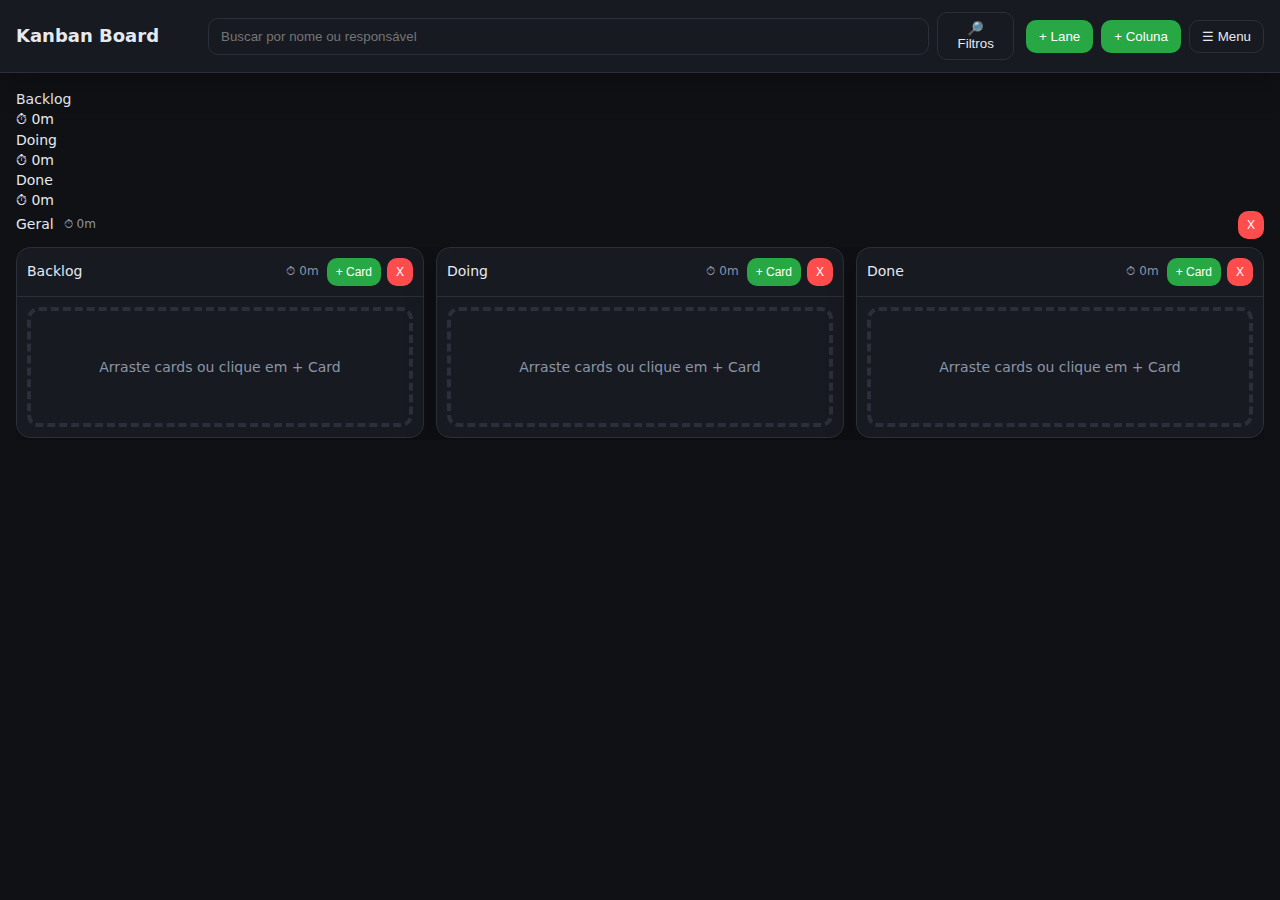
<file: index.html>
<!DOCTYPE html>
<html lang="pt-BR" data-theme="dark">
<head>
  <meta charset="UTF-8" />
  <meta name="viewport" content="width=device-width, initial-scale=1.0" />
  <title>Kanban Board</title>
  <link rel="stylesheet" href="./styles/main.css">
</head>
<body>
  <header aria-label="Barra superior">
    <div class="hdr">
      <div class="title">Kanban Board</div>
      <div class="search-wrap">
        <input id="search" class="search" type="search" placeholder="Buscar por nome ou responsável" aria-label="Buscar" />
        <button id="btnFilters" class="btn" aria-haspopup="dialog">🔎 Filtros</button>
      </div>
      <div class="actions" style="display:flex;gap:8px;align-items:center;justify-self:end">
        <button id="btnNewLane" class="btn success">+ Lane</button>
        <button id="btnNewColumn" class="btn success">+ Coluna</button>
        <button id="btnMenu" class="btn icon">☰ Menu</button>
      </div>
    </div>
  </header>

  <main class="board" id="board" aria-live="polite"></main>

  <!-- Menu Panel -->
  <div id="menuPanel" class="menu-panel" role="menu">
    <div class="menu-section">Tema</div>
    <div class="theme-row">
      <button class="btn" id="btnThemeLight" title="Tema claro" aria-label="Tema claro">🌞 Light</button>
      <button class="btn" id="btnThemeDark" title="Tema escuro" aria-label="Tema escuro">🌙 Dark</button>
    </div>
    <ul class="menu-list">
      <li><button class="btn menu-item" data-menu="tags">🏷️ Gerenciar Tags</button></li>
      <li><button class="btn menu-item" data-menu="tools">🛠️ Gerenciar Tecnologias</button></li>
      <li><button class="btn menu-item" data-menu="assignees">👤 Gerenciar Responsáveis</button></li>
      <li><button class="btn menu-item" data-menu="reports">📊 Relatórios</button></li>
      <li><button class="btn menu-item" data-menu="export">📤 Exportar JSON</button></li>
      <li><button class="btn menu-item" data-menu="import">📥 Importar JSON</button></li>
      <li><button class="btn menu-item" data-menu="clear">🧹 Limpar Quadro</button></li>
    </ul>
  </div>

  <!-- Generic Overlay for Modals -->
  <div id="overlay" class="overlay" aria-modal="true" role="dialog"></div>

  <input id="fileInput" type="file" accept="application/json" style="display:none" />

  <!-- Scripts modulares -->
  <script type="module" src="./js/app.js"></script>
</body>
</html>
</file>
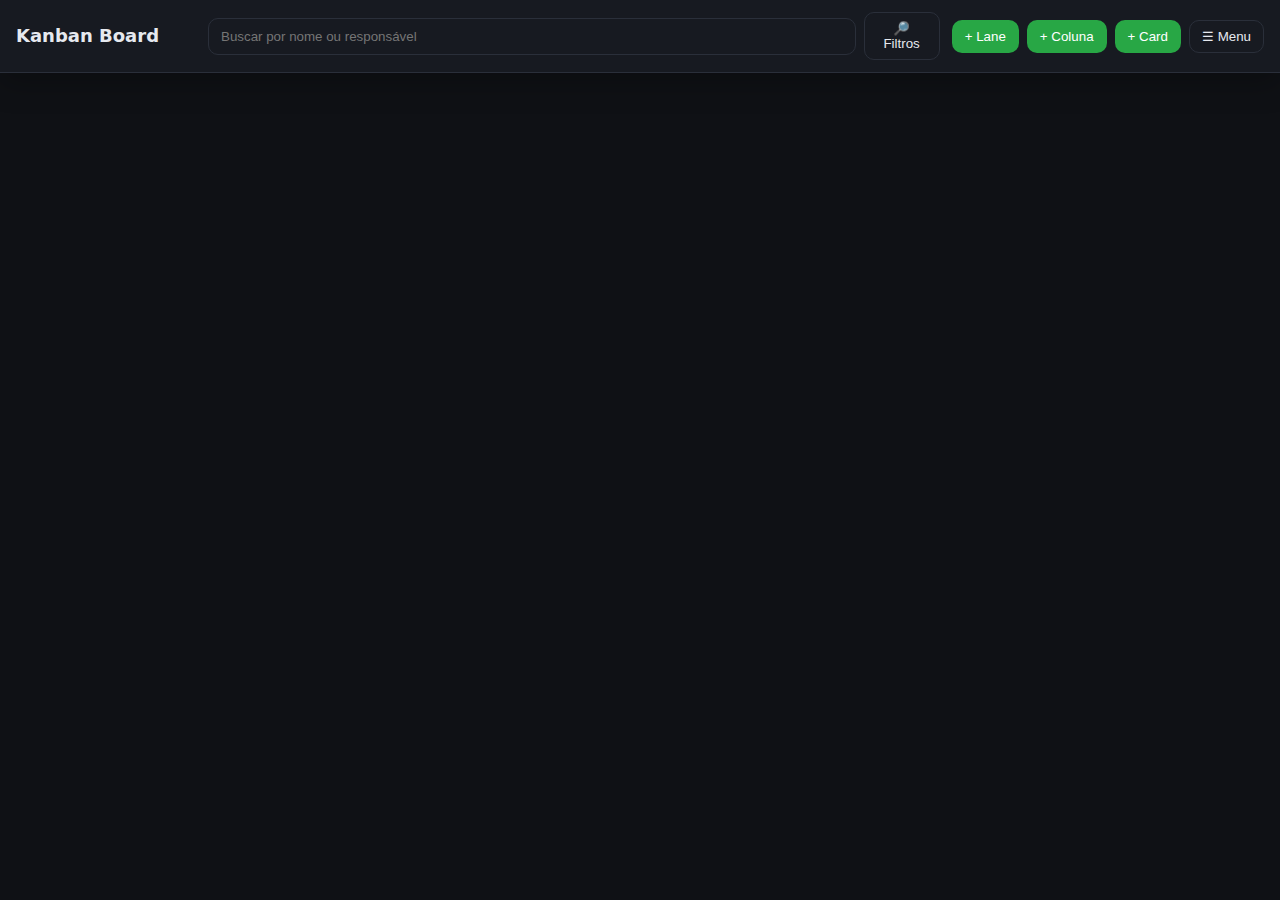
<file: index_single.html>
<!DOCTYPE html>
<html lang="pt-BR" data-theme="dark">
<head>
  <meta charset="UTF-8" />
  <meta name="viewport" content="width=device-width, initial-scale=1.0" />
  <title>Kanban Board</title>
  <style>
    :root{
      --bg: #0f1115;
      --panel: #171a21;
      --muted: #8b95a7;
      --text: #e6e9ef;
      --accent: #7c9fff;
      --card: #1d222b;
      --border: #2a2f3a;
      --shadow: 0 10px 30px rgba(0,0,0,.25);
      --chip-bg: #252b36;
      --danger: #ff4d4d;
      --success: #28a745;
      --warning: #f0ad4e;
      --focus: #b4ccff;
      --dashed: 4px dashed var(--border);
    }
    html[data-theme="light"]{
      --bg: #f3f5f8;
      --panel: #ffffff;
      --muted: #5b6577;
      --text: #12151a;
      --accent: #3451ff;
      --card: #ffffff;
      --border: #e2e6ef;
      --shadow: 0 6px 18px rgba(0,0,0,.08);
      --chip-bg: #eef2f9;
      --danger: #d33;
      --success: #2e7d32;
      --warning: #b57614;
      --focus: #1b3dff;
    }

    *{box-sizing: border-box}
    body{margin:0;background:var(--bg);color:var(--text);font:14px/1.45 system-ui,-apple-system,Segoe UI,Roboto,Ubuntu,"Helvetica Neue",Arial}
    
    /* Header */
    header{position:sticky;top:0;z-index:50;background:var(--panel);box-shadow:var(--shadow);border-bottom:1px solid var(--border)}
    .hdr{display:grid;grid-template-columns: 180px 1fr auto;gap:12px;align-items:center;padding:12px 16px;max-width:1400px;margin:0 auto}
    .title{font-weight:700;font-size:18px}
    .search-wrap{display:flex;gap:8px;align-items:center}
    .search{width:100%;padding:10px 12px;border-radius:10px;border:1px solid var(--border);background:transparent;color:var(--text)}
    .btn{padding:8px 12px;border-radius:10px;border:1px solid var(--border);background:transparent;color:var(--text);cursor:pointer}
    .btn:focus{outline:2px solid var(--focus);outline-offset:1px}
    .btn.icon{display:inline-flex;align-items:center;gap:6px}
    .btn.small{padding:6px 8px;font-size:12px}
    .btn.success{background:var(--success);color:#fff;border-color:transparent}
    .btn.danger{background:var(--danger);color:#fff;border-color:transparent}

    /* Board */
    .board{max-width:1400px;margin:16px auto;padding:0 16px}
    .lane{margin-bottom:24px}
    .lane-head{display:flex;align-items:center;gap:10px;margin-bottom:8px}
    .lane-title[contenteditable]{outline: none;border-bottom:1px dashed transparent}
    .lane-title[contenteditable]:focus{border-color:var(--focus)}
    .lane-actions{display:flex;gap:8px;margin-left:auto}
    .lane-sum{color:var(--muted);font-size:12px}

    .columns{display:grid;grid-auto-flow:column;grid-auto-columns:minmax(240px,1fr);gap:12px;overflow-x:auto;padding-bottom:2px}
    .column{background:var(--panel);border:1px solid var(--border);border-radius:14px;box-shadow:var(--shadow);display:flex;flex-direction:column;min-height:140px}
    .col-head{display:flex;align-items:center;gap:8px;padding:10px;border-bottom:1px solid var(--border)}
    .col-title[contenteditable]{flex:1;outline:none;border-bottom:1px dashed transparent}
    .col-title[contenteditable]:focus{border-color:var(--focus)}
    .col-actions{display:flex;gap:6px}
    .col-sum{color:var(--muted);font-size:12px}

    .col-body{padding:10px;display:flex;flex-direction:column;gap:10px;min-height:120px}
    .col-body.empty{border: var(--dashed);border-radius:12px;display:flex;align-items:center;justify-content:center;color:var(--muted);padding:18px}

    .card{background:var(--card);border:1px solid var(--border);border-radius:12px;box-shadow:var(--shadow);cursor:grab}
    .card:active{cursor:grabbing}
    .card-top{height:6px;border-top-left-radius:12px;border-top-right-radius:12px}
    .card-body{padding:10px}
    .card-title{font-weight:600;margin:0 0 6px}
    .chips{display:flex;gap:6px;flex-wrap:wrap;margin-bottom:6px}
    .chip{background:var(--chip-bg);border:1px solid var(--border);border-radius:999px;padding:4px 8px;font-size:12px;color:var(--muted)}
    .tag-dots{display:flex;gap:4px;margin-top:4px}
    .dot{width:8px;height:8px;border-radius:50%;border:1px solid #0003}

    /* Modal */
    .overlay{position:fixed;inset:0;background:rgba(0,0,0,.5);display:none;align-items:center;justify-content:center;z-index:100}
    .overlay.open{display:flex}
    .modal{background:var(--panel);border:1px solid var(--border);box-shadow:var(--shadow);border-radius:16px;max-width:720px;width:min(calc(100% - 24px), 720px)}
    .modal header{position:relative;background:transparent;border:0;box-shadow:none}
    .modal-title{padding:14px 16px;font-weight:700}
    .modal-body{padding:0 16px 16px;max-height:70vh;overflow:auto}
    .modal-grid{display:grid;grid-template-columns:1fr 1fr;gap:12px}
    .modal .row{display:flex;flex-direction:column;gap:6px}
    label{color:var(--muted);font-size:12px}
    input,select,textarea{padding:8px 10px;border-radius:8px;border:1px solid var(--border);background:transparent;color:var(--text)}
    textarea{min-height:90px;resize:vertical}
    .modal footer{display:flex;justify-content:flex-end;gap:8px;padding:12px 16px;border-top:1px solid var(--border)}

    /* Menu panel */
    .menu-panel{position:fixed;right:16px;top:64px;background:var(--panel);border:1px solid var(--border);box-shadow:var(--shadow);border-radius:12px;display:none;z-index:80;min-width:260px}
    .menu-panel.open{display:block}
    .menu-list{list-style:none;margin:0;padding:8px}
    .menu-item{display:flex;align-items:center;gap:8px;width:100%;text-align:left}
    .menu-section{padding:6px 8px;color:var(--muted);font-size:12px}
    .theme-row{display:flex;gap:8px;padding:0 8px 8px}
    .theme-row .btn{flex:1}

    /* Token boxes */
    .tokens{display:flex;gap:8px;flex-wrap:wrap}
    .token{border:1px solid var(--border);background:var(--chip-bg);border-radius:999px;padding:6px 10px;cursor:pointer}
    .token.active{outline:2px solid var(--accent)}

    /* Drag feedback */
    .drop-target{outline:2px dashed var(--accent);outline-offset:-6px}

    /* Responsive */
    @media (max-width: 800px){
      .hdr{grid-template-columns: 1fr}
      .title{order:1}
      .search-wrap{order:2}
      .actions{order:3;display:flex;flex-wrap:wrap;gap:8px}
    }
  </style>
</head>
<body>
  <header aria-label="Barra superior">
    <div class="hdr">
      <div class="title">Kanban Board</div>
      <div class="search-wrap">
        <input id="search" class="search" type="search" placeholder="Buscar por nome ou responsável" aria-label="Buscar" />
        <button id="btnFilters" class="btn" aria-haspopup="dialog">🔎 Filtros</button>
      </div>
      <div class="actions" style="display:flex;gap:8px;align-items:center;justify-self:end">
        <button id="btnNewLane" class="btn success">+ Lane</button>
        <button id="btnNewColumn" class="btn success">+ Coluna</button>
        <button id="btnNewCard" class="btn success">+ Card</button>
        <button id="btnMenu" class="btn icon">☰ Menu</button>
      </div>
    </div>
  </header>

  <main class="board" id="board" aria-live="polite"></main>

  <!-- Menu Panel -->
  <div id="menuPanel" class="menu-panel" role="menu">
    <div class="menu-section">Tema</div>
    <div class="theme-row">
      <button class="btn" id="btnThemeLight" title="Tema claro" aria-label="Tema claro">🌞 Light</button>
      <button class="btn" id="btnThemeDark" title="Tema escuro" aria-label="Tema escuro">🌙 Dark</button>
    </div>
    <ul class="menu-list">
      <li><button class="btn menu-item" data-menu="tags">🏷️ Gerenciar Tags</button></li>
      <li><button class="btn menu-item" data-menu="tools">🛠️ Gerenciar Tecnologias</button></li>
      <li><button class="btn menu-item" data-menu="export">📤 Exportar JSON</button></li>
      <li><button class="btn menu-item" data-menu="import">📥 Importar JSON</button></li>
      <li><button class="btn menu-item" data-menu="clear">🧹 Limpar Quadro</button></li>
    </ul>
  </div>

  <!-- Generic Overlay for Modals -->
  <div id="overlay" class="overlay" aria-modal="true" role="dialog"></div>

  <input id="fileInput" type="file" accept="application/json" style="display:none" />

  <script>
    // ===== VERSÃO UNIFICADA (SEM MÓDULOS) =====
    
    // Utilities
    const uid = () => ((typeof crypto !== 'undefined') && crypto.randomUUID ? crypto.randomUUID() : 'id-' + Math.random().toString(36).slice(2));
    const qs = (s, el=document) => el.querySelector(s);
    const qsa = (s, el=document) => Array.from(el.querySelectorAll(s));

    // Duration parsing/formatting (1 dia = 8h, 1 semana = 5 dias úteis)
    function parseDurationToMin(text){
      if(!text) return 0;
      let s = String(text).trim().toLowerCase().replace(/,/g,'.');
      // pattern "H:M" -> hours+minutes
      const hm = s.match(/^(\d{1,3}):(\d{1,2})$/);
      if(hm){ const h=+hm[1], m=+hm[2]; return h*60+m; }
      // tokens like 1.5h 30m 2d 1w
      let total = 0; let matched=false;
      s.replace(/(\d+(?:\.\d+)?)\s*(w|sem|semanas?|d|dias?|day|h|hr|hrs|horas?|m|min|mins|minutos?)/g, (_m, num, unit)=>{
        matched=true; const n=parseFloat(num);
        if(/w|sem|semanas?/.test(unit)) total += n*5*8*60; // semana = 5 dias úteis de 8h
        else if(/d|dias?|day/.test(unit)) total += n*8*60; // dia = 8h
        else if(/h|hr|hrs|horas?/.test(unit)) total += n*60;
        else total += n; // minutos
        return '';
      });
      if(matched) return Math.round(total);
      // plain number -> hours
      const num = parseFloat(s);
      if(!isNaN(num)) return Math.round(num*60);
      return 0;
    }

    function formatMin(total){
      total = Math.max(0, Math.round(total));
      const MIN_PER_DAY = 8*60;
      const d = Math.floor(total / MIN_PER_DAY);
      total %= MIN_PER_DAY;
      const h = Math.floor(total / 60);
      const m = total % 60;
      let out=[]; if(d) out.push(d+"d"); if(h) out.push(h+"h"); if(m || out.length===0) out.push(m+"m");
      return out.join(' ');
    }

    function escapeHtml(str){
      return (str ?? '').toString().replace(/[&<>"]/g, m => ({'&':'&amp;','<':'&lt;','>':'&gt;','"':'&quot;'}[m]));
    }

    // ===== State Management =====
    const defaultState = () => ({
      columns: [ { id: uid(), title: 'Backlog' }, { id: uid(), title: 'Doing' }, { id: uid(), title: 'Done' } ],
      lanes: [ { id: uid(), title: 'Geral' } ],
      cards: [],
      tagDict: [ { name: 'prio-alta', color: '#ff5252' }, { name: 'bug', color: '#ffb300' } ],
      toolDict: [ 'JavaScript', 'Python' ],
      filter: { tags: [], tools: [], laneIds: [], search: '' }
    });

    const STORAGE_KEY = 'kanban-state-v2';
    const THEME_KEY = 'kanban-theme';

    let state = loadState();
    applyTheme(loadTheme());

    function saveState(){
      try{ localStorage.setItem(STORAGE_KEY, JSON.stringify(state)); }
      catch(e){ console.error('Erro ao salvar', e); }
    }

    function loadState(){
      const raw = localStorage.getItem(STORAGE_KEY);
      if(!raw){ const s = defaultState(); localStorage.setItem(STORAGE_KEY, JSON.stringify(s)); return s; }
      try{ return migrate(JSON.parse(raw)); } catch{ return defaultState(); }
    }

    function migrate(s){
      s.columns = s.columns || [];
      s.lanes = s.lanes || [ { id: uid(), title: 'Geral' } ];
      s.cards = s.cards || [];
      s.tagDict = s.tagDict || [];
      s.toolDict = s.toolDict || [];
      s.filter = s.filter || { tags: [], tools: [], laneIds: [], search: '' };
      return s;
    }

    function loadTheme(){ return localStorage.getItem(THEME_KEY) || 'dark'; }
    function applyTheme(theme){ document.documentElement.setAttribute('data-theme', theme); localStorage.setItem(THEME_KEY, theme); }

    // ===== Rendering =====
    function renderBoard(){
      const board = qs('#board');
      board.innerHTML = '';
      state.lanes.forEach(lane => {
        board.appendChild(renderLane(lane));
      });
    }

    function laneTotalMin(lane){
      return state.cards.filter(c=>c.laneId===lane.id && passFilters(c, state.filter)).reduce((acc,c)=>acc+parseDurationToMin(c.duration),0);
    }

    function columnTotalMinInLane(col, lane){
      return state.cards.filter(c=>c.laneId===lane.id && c.columnId===col.id && passFilters(c, state.filter)).reduce((acc,c)=>acc+parseDurationToMin(c.duration),0);
    }

    function renderLane(lane){
      const wrap = document.createElement('section');
      wrap.className = 'lane';
      wrap.dataset.laneId = lane.id;

      const head = document.createElement('div');
      head.className = 'lane-head';

      const title = document.createElement('div');
      title.className = 'lane-title';
      title.contentEditable = 'true';
      title.textContent = lane.title;
      title.setAttribute('role','textbox');
      title.setAttribute('aria-label','Título da swimlane');
      title.addEventListener('blur', () => { lane.title = title.textContent.trim() || 'Sem título'; saveState(); renderBoard(); });
      title.addEventListener('keydown', e => { if(e.key==='Enter'){ e.preventDefault(); title.blur(); }});

      const sum = document.createElement('div');
      sum.className = 'lane-sum';
      sum.textContent = '⏱ ' + formatMin(laneTotalMin(lane));

      const actions = document.createElement('div');
      actions.className = 'lane-actions';
      const btnAddCard = button('+ Card', () => createCard({ laneId: lane.id }), 'small', 'success');
      const btnDelLane = button('X', () => deleteLane(lane.id, true), 'small', 'danger');
      actions.append(btnAddCard, btnDelLane);

      head.append(title, sum, actions);

      const cols = document.createElement('div');
      cols.className = 'columns';

      state.columns.forEach(col => {
        cols.appendChild(renderColumn(col, lane));
      });

      wrap.append(head, cols);
      return wrap;
    }

    function renderColumn(col, lane){
      const colEl = document.createElement('article');
      colEl.className = 'column';
      colEl.dataset.columnId = col.id;

      const head = document.createElement('div');
      head.className = 'col-head';

      const title = document.createElement('div');
      title.className = 'col-title';
      title.contentEditable = 'true';
      title.textContent = col.title;
      title.setAttribute('role','textbox');
      title.setAttribute('aria-label','Título da coluna');
      title.addEventListener('blur', () => { col.title = title.textContent.trim() || 'Sem título'; saveState(); renderBoard(); });
      title.addEventListener('keydown', e => { if(e.key==='Enter'){ e.preventDefault(); title.blur(); }});

      const sum = document.createElement('div');
      sum.className = 'col-sum';
      sum.textContent = '⏱ ' + formatMin(columnTotalMinInLane(col, lane));

      const actions = document.createElement('div');
      actions.className = 'col-actions';
      actions.append(
        button('+ Card', () => createCard({ laneId: lane.id, columnId: col.id }), 'small', 'success'),
        button('X', () => deleteColumn(col.id, true), 'small', 'danger')
      );

      head.append(title, sum, actions);

      const body = document.createElement('div');
      body.className = 'col-body';
      body.dataset.dropTarget = 'true';
      body.addEventListener('dragover', e => { e.preventDefault(); body.classList.add('drop-target'); });
      body.addEventListener('dragleave', () => body.classList.remove('drop-target'));
      body.addEventListener('drop', e => {
        e.preventDefault(); body.classList.remove('drop-target');
        const cardId = e.dataTransfer.getData('text/card-id');
        if(!cardId) return;
        moveCard(cardId, { laneId: lane.id, columnId: col.id });
      });

      const cards = state.cards.filter(c => c.laneId===lane.id && c.columnId===col.id)
        .filter(c => passFilters(c, state.filter));

      if(cards.length===0){
        const empty = document.createElement('div');
        empty.className = 'col-body empty';
        empty.textContent = 'Arraste cards ou clique em + Card';
        body.appendChild(empty);
      } else {
        cards.forEach(card => body.appendChild(renderCard(card)));
      }

      colEl.append(head, body);
      return colEl;
    }

    function renderCard(card){
      const el = document.createElement('div');
      el.className = 'card';
      el.draggable = true;
      el.addEventListener('dragstart', e => { e.dataTransfer.setData('text/card-id', card.id); });
      el.addEventListener('click', () => openCardModal(card));

      const top = document.createElement('div');
      top.className = 'card-top';
      top.style.background = card.color || '#7c9fff';

      const body = document.createElement('div');
      body.className = 'card-body';

      const title = document.createElement('div');
      title.className = 'card-title';
      title.textContent = card.title || 'Sem título';

      const chips = document.createElement('div');
      chips.className = 'chips';
      if(card.assignee) chips.appendChild(chip('👤 '+card.assignee));
      if(card.duration) chips.appendChild(chip('⏱ '+card.duration));

      const dots = document.createElement('div');
      dots.className = 'tag-dots';
      ;(card.tags||[]).forEach(t => {
        const color = (state.tagDict.find(x=>x.name===t)||{}).color || '#888';
        const d = document.createElement('span');
        d.className = 'dot';
        d.title = t;
        d.style.background = color;
        dots.appendChild(d);
      });

      body.append(title, chips, dots);
      el.append(top, body);
      return el;
    }

    // ===== Components helpers =====
    function chip(text){ const c=document.createElement('span'); c.className='chip'; c.textContent=text; return c; }
    function button(text, onclick, size, color){ const b=document.createElement('button'); b.className='btn '+(size==='small'?'small ':'')+(color?color:''); b.textContent=text; b.addEventListener('click', onclick); return b; }

    // ===== Filters =====
    function passFilters(card, f){
      if(f.search){
        const s = f.search.toLowerCase();
        const hit = (card.title||'').toLowerCase().includes(s) || (card.assignee||'').toLowerCase().includes(s);
        if(!hit) return false;
      }
      if(f.laneIds && f.laneIds.length>0 && !f.laneIds.includes(card.laneId)) return false;
      if(f.tags && f.tags.length>0){
        if(!f.tags.every(t => (card.tags||[]).includes(t))) return false;
      }
      if(f.tools && f.tools.length>0){
        if(!f.tools.every(t => (card.tools||[]).includes(t))) return false;
      }
      return true;
    }

    // ===== Actions =====
    function createLane(){
      state.lanes.push({ id: uid(), title: 'Nova lane' });
      saveState(); renderBoard();
    }

    function deleteLane(laneId, ask){
      if(ask && !confirm('Excluir esta lane? Os cards serão movidos para a primeira lane.')) return;
      if(state.lanes.length===1){ alert('Não é possível excluir a última lane.'); return; }
      const idx = state.lanes.findIndex(l=>l.id===laneId);
      if(idx<0) return;
      const firstLaneId = state.lanes.find(l=>l.id!==laneId).id;
      state.cards.forEach(c => { if(c.laneId===laneId) c.laneId = firstLaneId; });
      state.lanes.splice(idx,1);
      state.filter.laneIds = state.filter.laneIds.filter(id=>id!==laneId);
      saveState(); renderBoard();
    }

    function createColumn(){
      state.columns.push({ id: uid(), title: 'Nova coluna' });
      saveState(); renderBoard();
    }

    function deleteColumn(columnId, ask){
      if(ask && !confirm('Excluir esta coluna? Todos os cards desta coluna serão removidos.')) return;
      const ci = state.columns.findIndex(c=>c.id===columnId);
      if(ci<0) return;
      state.cards = state.cards.filter(c => c.columnId !== columnId);
      state.columns.splice(ci,1);
      saveState(); renderBoard();
    }

    function createCard({ laneId, columnId }={}){
      const card = {
        id: uid(),
        title: 'Novo card',
        assignee: '',
        duration: '',
        cost: '',
        tools: [],
        tags: [],
        color: '#7c9fff',
        desc: '',
        laneId: laneId || (state.lanes[0] && state.lanes[0].id),
        columnId: columnId || (state.columns[0] && state.columns[0].id)
      };
      state.cards.push(card); saveState(); renderBoard(); openCardModal(card);
    }

    function moveCard(cardId, { laneId, columnId }){
      const card = state.cards.find(c=>c.id===cardId); if(!card) return;
      if(laneId) card.laneId = laneId; if(columnId) card.columnId = columnId;
      saveState(); renderBoard();
    }

    // ===== Modals infra =====
    const overlay = qs('#overlay');
    function openModal(contentEl){
      overlay.innerHTML='';
      overlay.appendChild(contentEl);
      overlay.classList.add('open');
      function onKey(e){ if(e.key==='Escape'){ closeModal(); } }
      function onClick(e){ if(e.target===overlay) closeModal(); }
      document.addEventListener('keydown', onKey, { once:true });
      overlay.addEventListener('click', onClick, { once:true });
    }
    function closeModal(){ overlay.classList.remove('open'); overlay.innerHTML=''; }

    // ===== Card Modal =====
    function openCardModal(card){
      const modal = document.createElement('div');
      modal.className = 'modal';
      modal.innerHTML = `
        <header><div class="modal-title">Card</div></header>
        <div class="modal-body">
          <form id="cardForm">
            <div class="modal-grid">
              <div class="row"><label for="c_title">Nome</label><input id="c_title" required value="${escapeHtml(card.title)}"/></div>
              <div class="row"><label for="c_assignee">Responsável</label><input id="c_assignee" value="${escapeHtml(card.assignee)}"/></div>
              <div class="row"><label for="c_duration">Duração</label><input id="c_duration" value="${escapeHtml(card.duration)}" placeholder="Ex.: 2h 30m, 1.5h, 90m, 1:30"/></div>
              <div class="row"><label for="c_cost">Custo</label><input id="c_cost" value="${escapeHtml(card.cost)}"/></div>

              <div class="row"><label>Ferramentas Tecnologias</label>
                <div id="toolsPicker" class="tokens" role="listbox" aria-multiselectable="true"></div>
              </div>

              <div class="row"><label>Tags</label>
                <div id="tagsPicker" class="tokens" role="listbox" aria-multiselectable="true"></div>
              </div>

              <div class="row"><label for="c_color">Cor do card</label><input id="c_color" type="color" value="${card.color || '#7c9fff'}"/></div>
              <div class="row"><label for="c_lane">Swimlane</label>
                <select id="c_lane">${state.lanes.map(l=>`<option value="${l.id}" ${l.id===card.laneId?'selected':''}>${escapeHtml(l.title)}</option>`).join('')}</select>
              </div>
              <div class="row"><label for="c_col">Coluna</label>
                <select id="c_col">${state.columns.map(c=>`<option value="${c.id}" ${c.id===card.columnId?'selected':''}>${escapeHtml(c
</file>
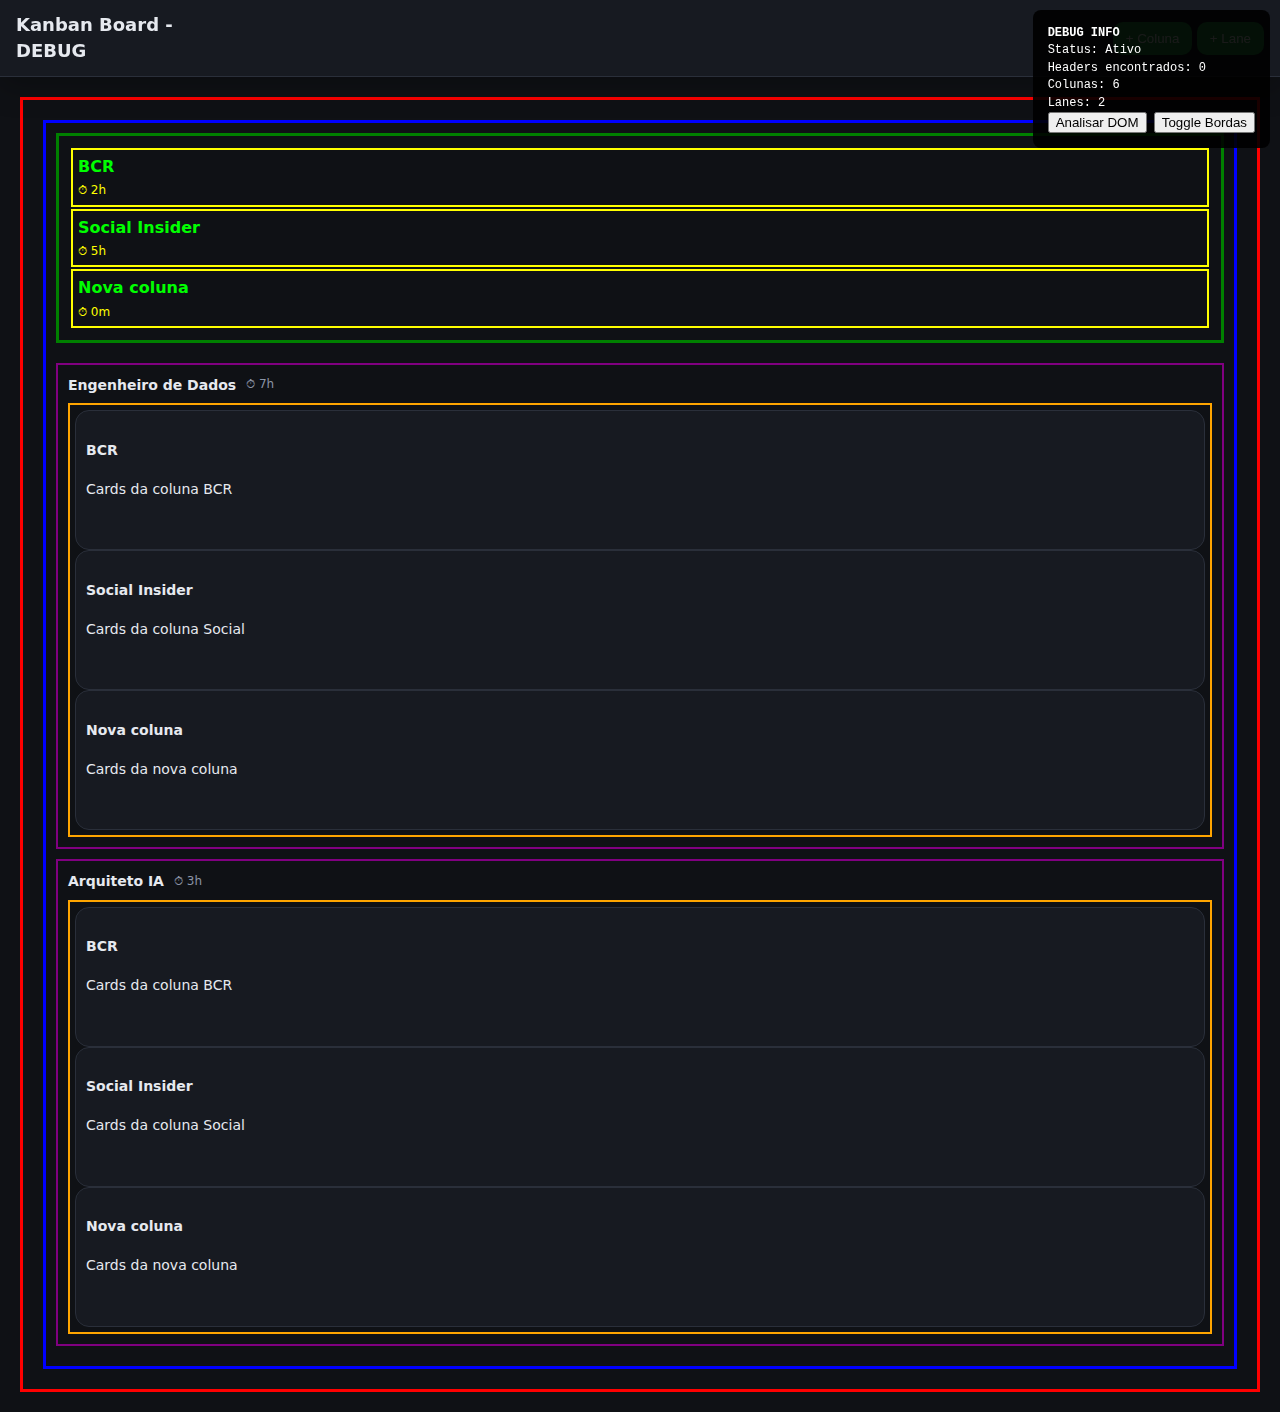
<file: kanban_debug.html>
<!DOCTYPE html>
<html lang="pt-BR" data-theme="dark">
<head>
  <meta charset="UTF-8" />
  <meta name="viewport" content="width=device-width, initial-scale=1.0" />
  <title>Kanban Board - DEBUG</title>
  <style>
    :root{
      --bg: #0f1115;
      --panel: #171a21;
      --muted: #8b95a7;
      --text: #e6e9ef;
      --accent: #7c9fff;
      --card: #1d222b;
      --border: #2a2f3a;
      --shadow: 0 10px 30px rgba(0,0,0,.25);
      --chip-bg: #252b36;
      --danger: #ff4d4d;
      --success: #28a745;
      --warning: #f0ad4e;
      --focus: #b4ccff;
      --dashed: 4px dashed var(--border);
    }

    *{box-sizing: border-box}
    body{margin:0;background:var(--bg);color:var(--text);font:14px/1.45 system-ui,-apple-system,Segoe UI,Roboto,Ubuntu,"Helvetica Neue",Arial}

    /* DEBUG: Bordas coloridas para identificar elementos */
    .debug-board { border: 3px solid red; margin: 20px; padding: 20px; }
    .debug-board-content { border: 3px solid blue; padding: 10px; }
    .debug-column-headers { border: 3px solid green; padding: 10px; margin-bottom: 20px; }
    .debug-column-header { border: 2px solid yellow; padding: 5px; margin: 2px; }
    .debug-lane { border: 2px solid purple; margin: 10px 0; padding: 10px; }
    .debug-columns { border: 2px solid orange; padding: 5px; }

    /* Header */
    header{position:sticky;top:0;z-index:50;background:var(--panel);box-shadow:var(--shadow);border-bottom:1px solid var(--border)}
    .hdr{display:grid;grid-template-columns: 180px 1fr auto;gap:12px;align-items:center;padding:12px 16px;max-width:1400px;margin:0 auto}
    .title{font-weight:700;font-size:18px}
    .btn{padding:8px 12px;border-radius:10px;border:1px solid var(--border);background:transparent;color:var(--text);cursor:pointer}
    .btn.success{background:var(--success);color:#fff;border-color:transparent}

    /* Cabeçalho das colunas - TESTE COM TABLE */
    .column-headers{
      display:table !important;
      width:100% !important;
      table-layout:fixed !important;
      background: #333 !important;
      border: 4px solid lime !important;
    }

    .column-header{
      display:table-cell !important;
      text-align:center !important;
      padding:10px !important;
      border:2px solid red !important;
      background: #555 !important;
      color: white !important;
      vertical-align:middle !important;
    }

    .column-header-title{
      font-weight:600;
      margin-bottom:4px;
      font-size:16px;
      color: lime !important;
    }

    .column-header-total{
      font-size:12px;
      color: yellow !important;
    }

    /* Lanes e Colunas */
    .lane{margin-bottom:24px}
    .lane-head{display:flex;align-items:center;gap:10px;margin-bottom:8px}
    .lane-title{font-weight:600}
    .lane-sum{color:var(--muted);font-size:12px}

    .columns{
      display:grid;
      grid-auto-flow:column;
      grid-auto-columns:minmax(240px,1fr);
      gap:12px;
    }
    
    .column{
      background:var(--panel);
      border:1px solid var(--border);
      border-radius:14px;
      min-height:140px;
      padding:10px;
    }

    /* Debug info */
    .debug-info{
      position:fixed;
      top:10px;
      right:10px;
      background:rgba(0,0,0,0.9);
      color:white;
      padding:15px;
      border-radius:8px;
      font-family:monospace;
      font-size:12px;
      max-width:300px;
      z-index:1000;
    }
  </style>
</head>
<body>
  <div class="debug-info" id="debugInfo">
    <strong>DEBUG INFO</strong><br>
    Status: <span id="status">Carregando...</span><br>
    Headers encontrados: <span id="headerCount">0</span><br>
    Colunas: <span id="columnCount">0</span><br>
    Lanes: <span id="laneCount">0</span><br>
    <button onclick="analyzeDOM()">Analisar DOM</button>
    <button onclick="toggleBorders()">Toggle Bordas</button>
  </div>

  <header>
    <div class="hdr">
      <div class="title">Kanban Board - DEBUG</div>
      <div style="flex:1"></div>
      <div class="actions">
        <button class="btn success" onclick="addColumn()">+ Coluna</button>
        <button class="btn success" onclick="addLane()">+ Lane</button>
      </div>
    </div>
  </header>

  <main class="debug-board" id="board">
    <div class="debug-board-content" id="boardContent">
      <div class="debug-column-headers" id="columnHeaders">
        <div class="debug-column-header">
          <div class="column-header-title">BCR</div>
          <div class="column-header-total">⏱ 2h</div>
        </div>
        <div class="debug-column-header">
          <div class="column-header-title">Social Insider</div>
          <div class="column-header-total">⏱ 5h</div>
        </div>
        <div class="debug-column-header">
          <div class="column-header-title">Nova coluna</div>
          <div class="column-header-total">⏱ 0m</div>
        </div>
      </div>

      <div class="debug-lane">
        <div class="lane-head">
          <div class="lane-title">Engenheiro de Dados</div>
          <div class="lane-sum">⏱ 7h</div>
        </div>
        <div class="debug-columns">
          <div class="column">
            <h4>BCR</h4>
            <p>Cards da coluna BCR</p>
          </div>
          <div class="column">
            <h4>Social Insider</h4>
            <p>Cards da coluna Social</p>
          </div>
          <div class="column">
            <h4>Nova coluna</h4>
            <p>Cards da nova coluna</p>
          </div>
        </div>
      </div>

      <div class="debug-lane">
        <div class="lane-head">
          <div class="lane-title">Arquiteto IA</div>
          <div class="lane-sum">⏱ 3h</div>
        </div>
        <div class="debug-columns">
          <div class="column">
            <h4>BCR</h4>
            <p>Cards da coluna BCR</p>
          </div>
          <div class="column">
            <h4>Social Insider</h4>
            <p>Cards da coluna Social</p>
          </div>
          <div class="column">
            <h4>Nova coluna</h4>
            <p>Cards da nova coluna</p>
          </div>
        </div>
      </div>
    </div>
  </main>

  <script>
    let bordersVisible = true;

    function updateDebugInfo() {
      const headers = document.querySelectorAll('.column-header');
      const columns = document.querySelectorAll('.column');
      const lanes = document.querySelectorAll('.debug-lane');
      
      document.getElementById('status').textContent = 'Ativo';
      document.getElementById('headerCount').textContent = headers.length;
      document.getElementById('columnCount').textContent = columns.length;
      document.getElementById('laneCount').textContent = lanes.length;
    }

    function analyzeDOM() {
      const headers = document.getElementById('columnHeaders');
      const info = {
        'Headers container': {
          display: getComputedStyle(headers).display,
          width: getComputedStyle(headers).width,
          tableLayout: getComputedStyle(headers).tableLayout
        }
      };

      document.querySelectorAll('.column-header').forEach((header, i) => {
        info[`Header ${i+1}`] = {
          display: getComputedStyle(header).display,
          width: getComputedStyle(header).width,
          textAlign: getComputedStyle(header).textAlign
        };
      });

      console.log('DOM Analysis:', info);
      alert('Análise no console - pressione F12');
    }

    function toggleBorders() {
      const elements = document.querySelectorAll('[class*="debug-"]');
      bordersVisible = !bordersVisible;
      
      elements.forEach(el => {
        if (bordersVisible) {
          el.style.border = el.className.includes('board') ? '3px solid red' :
                           el.className.includes('content') ? '3px solid blue' :
                           el.className.includes('headers') ? '3px solid green' :
                           el.className.includes('header') ? '2px solid yellow' :
                           el.className.includes('lane') ? '2px solid purple' :
                           '2px solid orange';
        } else {
          el.style.border = 'none';
        }
      });
    }

    function addColumn() {
      const headers = document.getElementById('columnHeaders');
      const newHeader = document.createElement('div');
      newHeader.className = 'debug-column-header';
      newHeader.innerHTML = `
        <div class="column-header-title">Nova Coluna ${headers.children.length + 1}</div>
        <div class="column-header-total">⏱ 0m</div>
      `;
      headers.appendChild(newHeader);

      // Adicionar coluna em cada lane
      document.querySelectorAll('.debug-columns').forEach(columns => {
        const newCol = document.createElement('div');
        newCol.className = 'column';
        newCol.innerHTML = `<h4>Nova Coluna</h4><p>Coluna adicionada</p>`;
        columns.appendChild(newCol);
      });

      updateDebugInfo();
    }

    function addLane() {
      const boardContent = document.getElementById('boardContent');
      const headerCount = document.querySelectorAll('.column-header').length;
      
      const newLane = document.createElement('div');
      newLane.className = 'debug-lane';
      
      let columnsHTML = '';
      for(let i = 0; i < headerCount; i++) {
        columnsHTML += `<div class="column"><h4>Coluna ${i+1}</h4><p>Nova lane</p></div>`;
      }
      
      newLane.innerHTML = `
        <div class="lane-head">
          <div class="lane-title">Nova Lane ${document.querySelectorAll('.debug-lane').length + 1}</div>
          <div class="lane-sum">⏱ 0h</div>
        </div>
        <div class="debug-columns">${columnsHTML}</div>
      `;
      
      boardContent.appendChild(newLane);
      updateDebugInfo();
    }

    // Inicializar
    document.addEventListener('DOMContentLoaded', () => {
      updateDebugInfo();
      
      // Aplicar CSS forçado após carregamento
      setTimeout(() => {
        const headers = document.getElementById('columnHeaders');
        headers.style.display = 'table';
        headers.style.width = '100%';
        headers.style.tableLayout = 'fixed';
        
        document.querySelectorAll('.column-header').forEach(header => {
          header.style.display = 'table-cell';
          header.style.textAlign = 'center';
          header.style.verticalAlign = 'middle';
        });
        
        console.log('CSS forçado aplicado');
        updateDebugInfo();
      }, 100);
    });
  </script>
</body>
</html>
</file>
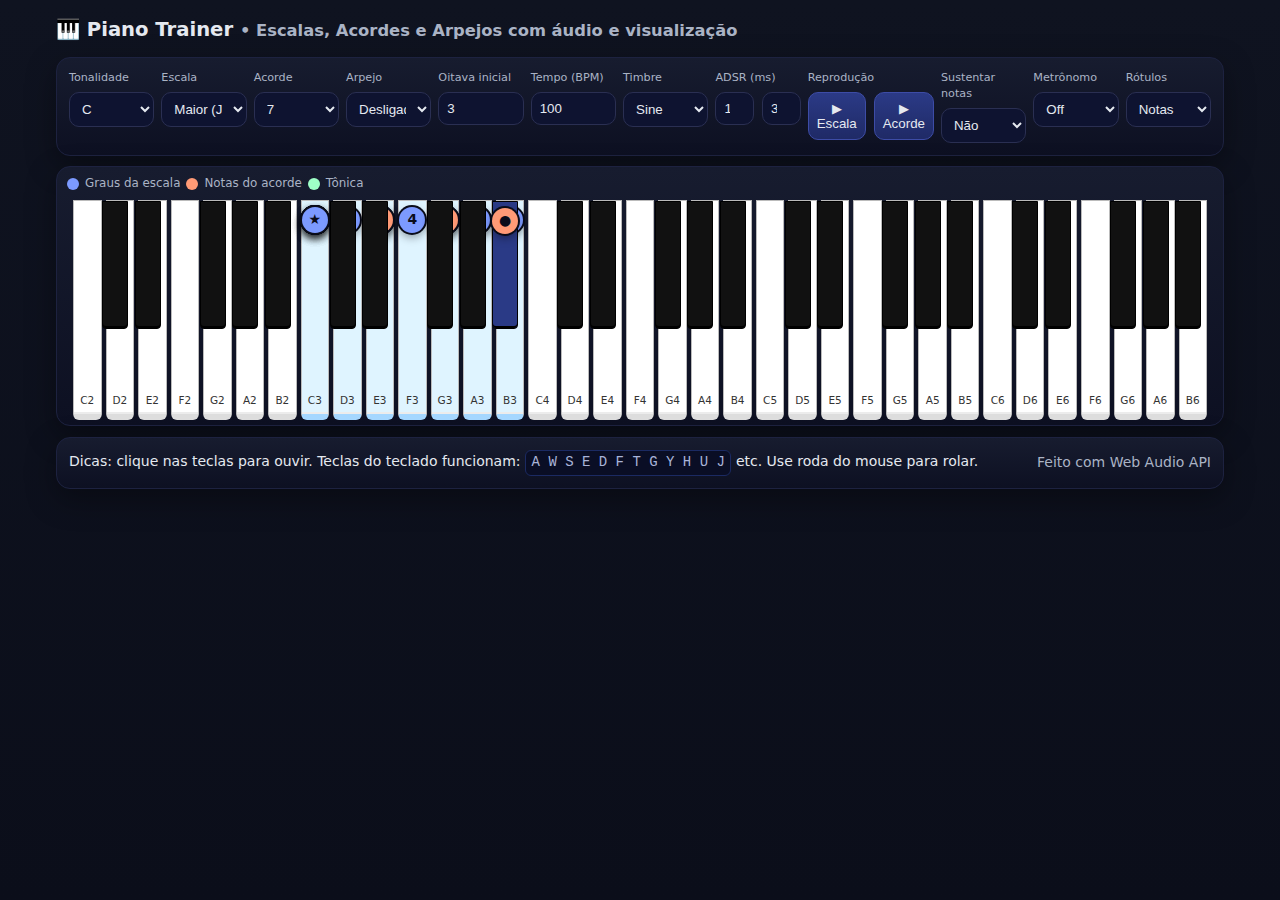
<file: piano.html>
<!DOCTYPE html>
<html lang="pt-BR">
<head>
  <meta charset="UTF-8" />
  <meta name="viewport" content="width=device-width, initial-scale=1" />
  <title>Piano Trainer • Escalas, Acordes e Arpejos</title>
  <style>
    :root{
      --bg:#0f1320; --panel:#171c2f; --panel-2:#0d1022; --text:#e5e9f0; --muted:#aab3c5; --accent:#7c9aff; --accent-2:#ff9a76;
      --ok:#58d68d; --warn:#f5b041; --err:#e74c3c; --key:#fff; --black:#000;
    }
    *{box-sizing:border-box}
    html,body{height:100%;margin:0;background:linear-gradient(180deg,var(--bg),#0b0e1a);color:var(--text);font:14px/1.4 system-ui,-apple-system,Segoe UI,Roboto,Ubuntu,"Helvetica Neue",Arial}
    h1{font-size:1.4rem;margin:0 0 .25rem 0}
    .app{display:grid;grid-template-rows:auto auto 1fr auto;gap:.75rem;max-width:1200px;margin:0 auto;padding:16px}
    .toolbar{display:grid;gap:.5rem;grid-template-columns:repeat(12,1fr)}
    .card{background:linear-gradient(180deg,var(--panel),var(--panel-2));border:1px solid #1d2240;border-radius:14px;box-shadow:0 10px 30px rgba(0,0,0,.35);padding:12px}
    label{font-size:.8rem;color:var(--muted);display:block;margin-bottom:6px}
    select,input[type="number"],input[type="range"],button{width:100%;padding:8px;border-radius:10px;border:1px solid #2a2f52;background:#0e1330;color:var(--text)}
    button{cursor:pointer;transition:transform .05s ease, background .2s}
    button:hover{transform:translateY(-1px);background:#0f1640}
    .btn-accent{background:linear-gradient(180deg,#2b3a86,#1f2a66);border-color:#3d4ca6}
    .grid-2{display:grid;grid-template-columns:1fr 1fr;gap:8px}
    .muted{color:var(--muted)}

    /* Piano */
    .piano-wrap{overflow-x:auto;padding:8px;height:260px}
    .piano{position:relative;display:flex;height:220px;min-width:900px;padding:0 6px}
    .white{position:relative;width:40px;height:100%;background:var(--key);border:1px solid #bbb;border-bottom:6px solid #ddd;border-radius:0 0 6px 6px;margin:0 2px;box-shadow:inset 0 -2px 0 #ececec}
    .black{position:absolute;width:26px;height:60%;background:#111;border:1px solid #000;border-radius:0 0 4px 4px;left:28px;top:0;z-index:2;box-shadow:inset 0 -2px 0 #000}
    .white.active{background:#dff4ff;border-bottom-color:#a5d7ff}
    .black.active{background:#2a3a86}
    .note-label{position:absolute;bottom:6px;left:0;right:0;text-align:center;font-size:.75rem;color:#333}
    .marker{position:absolute;top:6px;left:50%;transform:translateX(-50%);width:26px;height:26px;border-radius:50%;background:var(--accent);color:#0a0c1a;font-weight:700;display:flex;align-items:center;justify-content:center;box-shadow:0 0 0 2px #0a0c1a, 0 4px 10px rgba(0,0,0,.4)}
    .marker.chord{background:var(--accent-2)}
    .legend{display:flex;gap:6px;align-items:center;flex-wrap:wrap}
    .legend > span{display:inline-flex;align-items:center;gap:6px;font-size:.85rem;color:var(--muted)}
    .dot{width:12px;height:12px;border-radius:50%}

    /* Footer */
    .footer{display:flex;gap:.75rem;align-items:center;justify-content:space-between;flex-wrap:wrap}
    .kbd{display:inline-block;background:#0a0e25;border:1px solid #1b2a62;border-radius:6px;padding:.15rem .4rem;color:#a9b4d9;font-family:ui-monospace, SFMono-Regular, Menlo, Monaco, Consolas,"Liberation Mono","Courier New",monospace}
  </style>
</head>
<body>
  <div class="app">
    <div>
      <h1>🎹 Piano Trainer
        <small class="muted">• Escalas, Acordes e Arpejos com áudio e visualização</small>
      </h1>
    </div>

    <!-- Controles principais -->
    <div class="toolbar card" role="region" aria-label="Controles">
      <div>
        <label for="root">Tonalidade</label>
        <select id="root"></select>
      </div>
      <div>
        <label for="scale">Escala</label>
        <select id="scale"></select>
      </div>
      <div>
        <label for="chord">Acorde</label>
        <select id="chord"></select>
      </div>
      <div>
        <label for="arp">Arpejo</label>
        <select id="arp">
          <option value="none">Desligado</option>
          <option value="up">Subindo</option>
          <option value="down">Descendo</option>
          <option value="updown">Subir e descer</option>
        </select>
      </div>
      <div>
        <label for="octave">Oitava inicial</label>
        <input id="octave" type="number" min="0" max="7" value="3"/>
      </div>
      <div>
        <label for="tempo">Tempo (BPM)</label>
        <input id="tempo" type="number" min="40" max="240" value="100"/>
      </div>
      <div>
        <label for="wave">Timbre</label>
        <select id="wave">
          <option value="sine">Sine</option>
          <option value="triangle">Triangle</option>
          <option value="square">Square</option>
          <option value="sawtooth">Saw</option>
        </select>
      </div>
      <div>
        <label for="adsr">ADSR (ms)</label>
        <div class="grid-2">
          <input id="attack" type="number" min="0" max="2000" value="10" title="Attack"/>
          <input id="release" type="number" min="40" max="3000" value="300" title="Release"/>
        </div>
      </div>
      <div>
        <label>Reprodução</label>
        <div class="grid-2">
          <button id="play-scale" class="btn-accent">▶ Escala</button>
          <button id="play-chord" class="btn-accent">▶ Acorde</button>
        </div>
      </div>
      <div>
        <label for="hold">Sustentar notas</label>
        <select id="hold">
          <option value="0">Não</option>
          <option value="1">Sim</option>
        </select>
      </div>
      <div>
        <label for="metronome">Metrônomo</label>
        <select id="metronome">
          <option value="0">Off</option>
          <option value="1">On</option>
        </select>
      </div>
      <div>
        <label for="showNoteNames">Rótulos</label>
        <select id="showNoteNames">
          <option value="on">Notas</option>
          <option value="off">Sem rótulo</option>
        </select>
      </div>
    </div>

    <!-- Piano -->
    <div class="card piano-wrap">
      <div class="legend" style="margin: 0 0 8px 2px;">
        <span><span class="dot" style="background:var(--accent)"></span> Graus da escala</span>
        <span><span class="dot" style="background:var(--accent-2)"></span> Notas do acorde</span>
        <span><span class="dot" style="background:#9effc7"></span> Tônica</span>
      </div>
      <div id="piano" class="piano" aria-label="Teclado do piano" role="group"></div>
    </div>

    <div class="card footer">
      <div>
        Dicas: clique nas teclas para ouvir. Teclas do teclado funcionam: <span class="kbd">A W S E D F T G Y H U J</span> etc. Use roda do mouse para rolar.
      </div>
      <div class="muted">Feito com Web Audio API</div>
    </div>
  </div>

  <script>
    // ---------- Utilidades musicais ----------
    const NOTES = ["C","C#","D","D#","E","F","F#","G","G#","A","A#","B"];
    const ENHARMONICS = {"C#":"Db","D#":"Eb","F#":"Gb","G#":"Ab","A#":"Bb"};

    const SCALES = {
      "Maior (Jônio)": [0,2,4,5,7,9,11],
      "Menor natural (Eólio)": [0,2,3,5,7,8,10],
      "Menor harmônica": [0,2,3,5,7,8,11],
      "Menor melódica": [0,2,3,5,7,9,11],
      "Dórica": [0,2,3,5,7,9,10],
      "Frígia": [0,1,3,5,7,8,10],
      "Lídia":  [0,2,4,6,7,9,11],
      "Mixolídia": [0,2,4,5,7,9,10],
      "Lócria": [0,1,3,5,6,8,10],
      "Pentatônica maior": [0,2,4,7,9],
      "Pentatônica menor": [0,3,5,7,10],
      "Blues": [0,3,5,6,7,10]
    };

    const CHORDS = {
      "Maior": [0,4,7],
      "Menor": [0,3,7],
      "Diminuto": [0,3,6],
      "Aumentado": [0,4,8],
      "Sus2": [0,2,7],
      "Sus4": [0,5,7],
      "Maj7": [0,4,7,11],
      "7": [0,4,7,10],
      "m7": [0,3,7,10],
      "mMaj7": [0,3,7,11],
      "dim7": [0,3,6,9],
      "m7b5 (meio-dim)": [0,3,6,10]
    };

    function midiToFreq(m){return 440 * Math.pow(2,(m-69)/12)}
    function noteName(m){const n=NOTES[m%12];const o=Math.floor(m/12)-1;return n+o}

    // ---------- Estado ----------
    const state = {
      root: 60, // C4
      scaleName: Object.keys(SCALES)[0],
      chordName: Object.keys(CHORDS)[0],
      arp: "none",
      octave: 3,
      tempo: 100,
      wave: "sine",
      attack: 0.01,
      release: 0.3,
      hold: 0,
      metronome: 0,
      showNoteNames: 'on'
    };

    // ---------- Áudio ----------
    let audioCtx=null; let masterGain=null; let metroTimer=null; let pressedKeys=new Map();
    function ensureAudio(){
      if(audioCtx) return;
      audioCtx = new (window.AudioContext||window.webkitAudioContext)();
      masterGain = audioCtx.createGain();
      masterGain.gain.value = 0.2; masterGain.connect(audioCtx.destination);
    }

    function playFreq(freq, dur=0.5){
      ensureAudio();
      const osc = audioCtx.createOscillator();
      const gain = audioCtx.createGain();
      osc.type = state.wave; osc.frequency.value = freq;
      osc.connect(gain); gain.connect(masterGain);
      const now = audioCtx.currentTime;
      const a = Math.max(0.001, state.attack/1000);
      const r = Math.max(0.05, state.release/1000);
      gain.gain.cancelScheduledValues(now);
      gain.gain.setValueAtTime(0, now);
      gain.gain.linearRampToValueAtTime(1, now + a);
      const end = now + Math.max(dur, a+0.01);
      if(!state.hold){
        gain.gain.setTargetAtTime(0.0001, end, r);
        osc.start(now); osc.stop(end + r*4);
      } else {
        // sustain until key up
        gain.gain.setValueAtTime(1, end);
        osc.start(now);
      }
      return {osc,gain};
    }

    function stopVoice(v){ if(!v) return; try{ v.gain.setTargetAtTime(0.0001, audioCtx.currentTime, Math.max(0.05,state.release/1000)); v.osc.stop(audioCtx.currentTime + 1);}catch(e){} }

    function tick(){ if(!audioCtx) return; const o = audioCtx.createOscillator(); const g = audioCtx.createGain(); o.type='square'; o.frequency.value=1000; g.gain.value=.1; o.connect(g); g.connect(masterGain); const now=audioCtx.currentTime; o.start(now); o.stop(now+0.03) }

    function startMetronome(){ stopMetronome(); if(!state.metronome) return; ensureAudio();
      const intervalMs = 60000/Math.max(40,Math.min(240,state.tempo));
      metroTimer = setInterval(tick, intervalMs);
    }
    function stopMetronome(){ if(metroTimer){ clearInterval(metroTimer); metroTimer=null; } }

    // ---------- Piano UI ----------
    const pianoEl = document.getElementById('piano');
    const firstMidi = 36; // C2
    const lastMidi  = 95; // B6

    function isBlack(n){ return [1,3,6,8,10].includes(n%12) }

    const keyElements = new Map();
    function buildPiano(){
      pianoEl.innerHTML='';
      // Create white keys first to set layout
      for(let m=firstMidi;m<=lastMidi;m++){
        if(!isBlack(m)){
          const w = document.createElement('div'); w.className='white'; w.dataset.midi=m;
          const label = document.createElement('div'); label.className='note-label'; label.textContent = state.showNoteNames==='on'? noteName(m):''; w.appendChild(label);
          pianoEl.appendChild(w); keyElements.set(m,w);
        }
      }
      // Add black keys as absolutely positioned inside nearest white to the left
      const whites = [...pianoEl.querySelectorAll('.white')];
      whites.forEach((w,i)=>{
        const m = parseInt(w.dataset.midi,10);
        const next = m+1; if(isBlack(next) && next<=lastMidi){ const b=document.createElement('div'); b.className='black'; b.dataset.midi=next; w.appendChild(b); keyElements.set(next,b); }
      });

      pianoEl.addEventListener('mousedown', onMouse);
      pianoEl.addEventListener('mouseup', onMouseUp);
      pianoEl.addEventListener('mouseleave', onMouseUp);
    }

    function onMouse(e){ const key = e.target.closest('.white,.black'); if(!key) return; const midi = +key.dataset.midi; highlightKey(midi,true); const v = playFreq(midiToFreq(midi)); pressedKeys.set(midi,v); }
    function onMouseUp(){ pressedKeys.forEach(stopVoice); pressedKeys.clear(); clearHighlights(); drawHighlights(); }

    function highlightKey(midi, active){ const el = keyElements.get(midi); if(!el) return; el.classList.toggle('active', !!active); }

    function clearHighlights(){ keyElements.forEach(el=>{ el.classList.remove('active'); const marker=el.querySelector('.marker'); if(marker) marker.remove(); }); }

    function addMarker(midi, text, cls=''){ const el = keyElements.get(midi); if(!el) return; const dot = document.createElement('div'); dot.className='marker '+cls; dot.textContent=text; el.appendChild(dot); }

    // ---------- Lógica de escalas/acordes ----------
    function buildSelects(){
      const rootSel = document.getElementById('root');
      const scaleSel = document.getElementById('scale');
      const chordSel = document.getElementById('chord');

      // Raízes com sustenidos e bemóis amigáveis
      const roots=["C","C#","Db","D","D#","Eb","E","F","F#","Gb","G","G#","Ab","A","A#","Bb","B"];
      roots.forEach(r=>{ const o=document.createElement('option'); o.value=r; o.textContent=r; rootSel.appendChild(o); });

      Object.keys(SCALES).forEach(n=>{ const o=document.createElement('option'); o.value=n; o.textContent=n; scaleSel.appendChild(o);});
      Object.keys(CHORDS).forEach(n=>{ const o=document.createElement('option'); o.value=n; o.textContent=n; chordSel.appendChild(o);});

      // Defaults
      rootSel.value='C'; scaleSel.value=state.scaleName; chordSel.value=state.chordName;

      // Listeners
      rootSel.addEventListener('change', ()=>{ state.root = nameToMidi(rootSel.value, state.octave); drawHighlights(); saveState(); });
      scaleSel.addEventListener('change', ()=>{ state.scaleName=scaleSel.value; drawHighlights(); saveState(); });
      chordSel.addEventListener('change', ()=>{ state.chordName=chordSel.value; drawHighlights(); saveState(); });
    }

    function nameToMidi(name, octave){
      const n = name.replace('Db','C#').replace('Eb','D#').replace('Gb','F#').replace('Ab','G#').replace('Bb','A#');
      const base = NOTES.indexOf(n);
      return 12*(octave+1) + base;
    }

    function currentRootMidi(){ return nameToMidi(document.getElementById('root').value, parseInt(document.getElementById('octave').value,10)); }

    function buildScale(midRoot, pattern){ return pattern.map(semi=> midRoot + semi); }
    function buildChord(midRoot, pattern){ return pattern.map(semi=> midRoot + semi); }

    function drawHighlights(){
      clearHighlights();
      const midRoot = currentRootMidi();
      const scale = buildScale(midRoot, SCALES[state.scaleName]);
      const chord = buildChord(midRoot, CHORDS[state.chordName]);

      // Mark scale degrees
      scale.forEach((m,i)=>{ const deg=(i+1); addMarker(m, deg===1? 'T' : String(deg)); highlightKey(m,true); });
      // Mark chord notes
      chord.forEach((m)=>{ addMarker(m, '●', 'chord'); highlightKey(m,true); });
      // Emphasize tonic
      addMarker(midRoot,'★');
    }

    // ---------- Reprodução de escala/acorde/arpejo ----------
    async function playScale(){ ensureAudio(); const midRoot=currentRootMidi(); const patt=SCALES[state.scaleName]; const scale=buildScale(midRoot,patt);
      const stepMs = 60000/Math.max(40,Math.min(240,state.tempo));
      for(let i=0;i<scale.length;i++){
        const m=scale[i]; const v=playFreq(midiToFreq(m), stepMs/1000*.9); highlightKey(m,true); await wait(stepMs); if(!state.hold){ stopVoice(v); highlightKey(m,false);} }
      if(state.arp!=='none'){ await playArpFrom(chordFromUI()); }
    }

    function chordFromUI(){ const midRoot=currentRootMidi(); return buildChord(midRoot, CHORDS[state.chordName]); }

    async function playChord(){ ensureAudio(); const chord=chordFromUI(); const dur=0.8; const voices=[]; chord.forEach(m=>{highlightKey(m,true); voices.push(playFreq(midiToFreq(m), dur));}); await wait(dur*1000); if(!state.hold){ voices.forEach(stopVoice); chord.forEach(m=>highlightKey(m,false)); } }

    async function playArpFrom(chord){ const order = (mode)=>{
        if(mode==='up') return [...chord];
        if(mode==='down') return [...chord].reverse();
        if(mode==='updown'){ const up=[...chord]; const down=[...chord].reverse().slice(1,-1); return up.concat(down);} return [];
      };
      const seq = order(state.arp); const stepMs = 60000/Math.max(40,Math.min(240,state.tempo));
      for(const m of seq){ const v=playFreq(midiToFreq(m), stepMs/1000*.9); highlightKey(m,true); await wait(stepMs); if(!state.hold){ stopVoice(v); highlightKey(m,false);} }
    }

    function wait(ms){ return new Promise(res=>setTimeout(res,ms)); }

    // ---------- Controles, estado e atalhos ----------
    function hookControls(){
      const ids=["octave","tempo","wave","attack","release","arp","hold","metronome","showNoteNames"]; ids.forEach(id=>{
        document.getElementById(id).addEventListener('change', (e)=>{
          const v = (id==='attack'||id==='release')? Number(e.target.value): e.target.value;
          state[id==='attack'||id==='release'? id : id] = (id==='octave'||id==='tempo')? Number(e.target.value): e.target.value;
          if(id==='octave'){ state.octave=Number(e.target.value); document.getElementById('root').dispatchEvent(new Event('change')); }
          if(id==='metronome'){ state.metronome=Number(e.target.value); startMetronome(); }
          if(id==='hold'){ state.hold=Number(e.target.value); if(!state.hold){ onMouseUp(); } }
          if(id==='showNoteNames'){ buildPiano(); drawHighlights(); }
          saveState();
        });
      });
      document.getElementById('play-scale').addEventListener('click',()=>{ playScale(); });
      document.getElementById('play-chord').addEventListener('click',()=>{ playChord(); });
    }

    function saveState(){ try{ localStorage.setItem('piano-trainer', JSON.stringify(state)); }catch(e){} }
    function loadState(){ try{ const s=JSON.parse(localStorage.getItem('piano-trainer')); if(s){ Object.assign(state,s); } }catch(e){} }

    // Keyboard mapping for quick play (starting around middle row)
    const KEYMAP = [
      ['a',0],['w',1],['s',2],['e',3],['d',4],['f',5],['t',6],['g',7],['y',8],['h',9],['u',10],['j',11],['k',12],['o',13],['l',14],['p',15],[';:',16] // etc.
    ];
    const pressed = new Set();
    window.addEventListener('keydown',(e)=>{
      if(e.repeat) return; const pair = KEYMAP.find(k=>k[0].includes(e.key)); if(!pair) return; ensureAudio(); const mid = currentRootMidi() + pair[1]; const v=playFreq(midiToFreq(mid)); pressedKeys.set(mid,v); highlightKey(mid,true); pressed.add(e.key);
    });
    window.addEventListener('keyup',(e)=>{
      if(!pressed.has(e.key)) return; const pair = KEYMAP.find(k=>k[0].includes(e.key)); if(!pair) return; const mid = currentRootMidi() + pair[1]; const v=pressedKeys.get(mid); stopVoice(v); pressedKeys.delete(mid); highlightKey(mid,false); pressed.delete(e.key);
    });

    // ---------- Init ----------
    loadState();
    buildPiano();
    buildSelects();
    hookControls();
    // Sync inputs with loaded state
    document.getElementById('octave').value = state.octave;
    document.getElementById('tempo').value = state.tempo;
    document.getElementById('wave').value = state.wave;
    document.getElementById('attack').value = Math.round(state.attack*1000)||10;
    document.getElementById('release').value = Math.round(state.release*1000)||300;
    document.getElementById('arp').value = state.arp;
    document.getElementById('hold').value = state.hold;
    document.getElementById('metronome').value = state.metronome;
    document.getElementById('showNoteNames').value = state.showNoteNames||'on';

    // Set initial root midi and draw
    document.getElementById('root').dispatchEvent(new Event('change'));
    drawHighlights();
    startMetronome();
  </script>
</body>
</html>
</file>
<file: styles/main.css>
/* styles/main.css */
:root{
  --bg: #0f1115;
  --panel: #171a21;
  --muted: #8b95a7;
  --text: #e6e9ef;
  --accent: #7c9fff;
  --card: #1d222b;
  --border: #2a2f3a;
  --shadow: 0 10px 30px rgba(0,0,0,.25);
  --chip-bg: #252b36;
  --danger: #ff4d4d;
  --success: #28a745;
  --warning: #f0ad4e;
  --focus: #b4ccff;
  --dashed: 4px dashed var(--border);
}

html[data-theme="light"]{
  --bg: #f3f5f8;
  --panel: #ffffff;
  --muted: #5b6577;
  --text: #12151a;
  --accent: #3451ff;
  --card: #ffffff;
  --border: #e2e6ef;
  --shadow: 0 6px 18px rgba(0,0,0,.08);
  --chip-bg: #eef2f9;
  --danger: #d33;
  --success: #2e7d32;
  --warning: #b57614;
  --focus: #1b3dff;
}

*{box-sizing: border-box}
body{margin:0;background:var(--bg);color:var(--text);font:14px/1.45 system-ui,-apple-system,Segoe UI,Roboto,Ubuntu,"Helvetica Neue",Arial}

/* Header */
header{position:sticky;top:0;z-index:50;background:var(--panel);box-shadow:var(--shadow);border-bottom:1px solid var(--border)}
.hdr{display:grid;grid-template-columns: 180px 1fr auto;gap:12px;align-items:center;padding:12px 16px;max-width:1400px;margin:0 auto}
.title{font-weight:700;font-size:18px}
.search-wrap{display:flex;gap:8px;align-items:center}
.search{width:100%;padding:10px 12px;border-radius:10px;border:1px solid var(--border);background:transparent;color:var(--text)}
.btn{padding:8px 12px;border-radius:10px;border:1px solid var(--border);background:transparent;color:var(--text);cursor:pointer}
.btn:focus{outline:2px solid var(--focus);outline-offset:1px}
.btn.icon{display:inline-flex;align-items:center;gap:6px}
.btn.small{padding:6px 8px;font-size:12px}
.btn.success{background:var(--success);color:#fff;border-color:transparent}
.btn.danger{background:var(--danger);color:#fff;border-color:transparent}

/* Board */
.board{max-width:1400px;margin:16px auto;padding:0 16px}
.lane{margin-bottom:24px}
.lane-head{display:flex;align-items:center;gap:10px;margin-bottom:8px}
.lane-title[contenteditable]{outline: none;border-bottom:1px dashed transparent}
.lane-title[contenteditable]:focus{border-color:var(--focus)}
.lane-actions{display:flex;gap:8px;margin-left:auto}
.lane-sum{color:var(--muted);font-size:12px}

.columns{display:grid;grid-auto-flow:column;grid-auto-columns:minmax(240px,1fr);gap:12px;overflow-x:auto;padding-bottom:2px}
.column{background:var(--panel);border:1px solid var(--border);border-radius:14px;box-shadow:var(--shadow);display:flex;flex-direction:column;min-height:140px}
.col-head{display:flex;align-items:center;gap:8px;padding:10px;border-bottom:1px solid var(--border)}
.col-title[contenteditable]{flex:1;outline:none;border-bottom:1px dashed transparent}
.col-title[contenteditable]:focus{border-color:var(--focus)}
.col-actions{display:flex;gap:6px}
.col-sum{color:var(--muted);font-size:12px}

.col-body{padding:10px;display:flex;flex-direction:column;gap:10px;min-height:120px}
.col-body.empty{border: var(--dashed);border-radius:12px;display:flex;align-items:center;justify-content:center;color:var(--muted);padding:18px}

.card{background:var(--card);border:1px solid var(--border);border-radius:12px;box-shadow:var(--shadow);cursor:grab}
.card:active{cursor:grabbing}
.card-top{height:6px;border-top-left-radius:12px;border-top-right-radius:12px}
.card-body{padding:10px}
.card-title{font-weight:600;margin:0 0 6px}
.chips{display:flex;gap:6px;flex-wrap:wrap;margin-bottom:6px}
.chip{background:var(--chip-bg);border:1px solid var(--border);border-radius:999px;padding:4px 8px;font-size:12px;color:var(--muted)}
.tag-dots{display:flex;gap:4px;margin-top:4px}
.dot{width:8px;height:8px;border-radius:50%;border:1px solid #0003}

/* Modal */
.overlay{position:fixed;inset:0;background:rgba(0,0,0,.5);display:none;align-items:center;justify-content:center;z-index:100}
.overlay.open{display:flex}
.modal{background:var(--panel);border:1px solid var(--border);box-shadow:var(--shadow);border-radius:16px;max-width:720px;width:min(calc(100% - 24px), 720px)}
.modal header{position:relative;background:transparent;border:0;box-shadow:none}
.modal-title{padding:14px 16px;font-weight:700}
.modal-body{padding:0 16px 16px;max-height:70vh;overflow:auto}
.modal-grid{display:grid;grid-template-columns:1fr 1fr;gap:12px}
.modal .row{display:flex;flex-direction:column;gap:6px}
label{color:var(--muted);font-size:12px}
input,select,textarea{padding:8px 10px;border-radius:8px;border:1px solid var(--border);background:transparent;color:var(--text)}
textarea{min-height:90px;resize:vertical}
.modal footer{display:flex;justify-content:flex-end;gap:8px;padding:12px 16px;border-top:1px solid var(--border)}

/* Menu panel */
.menu-panel{position:fixed;right:16px;top:64px;background:var(--panel);border:1px solid var(--border);box-shadow:var(--shadow);border-radius:12px;display:none;z-index:80;min-width:260px}
.menu-panel.open{display:block}
.menu-list{list-style:none;margin:0;padding:8px}
.menu-item{display:flex;align-items:center;gap:8px;width:100%;text-align:left}
.menu-section{padding:6px 8px;color:var(--muted);font-size:12px}
.theme-row{display:flex;gap:8px;padding:0 8px 8px}
.theme-row .btn{flex:1}

/* Token boxes */
.tokens{display:flex;gap:8px;flex-wrap:wrap}
.token{border:1px solid var(--border);background:var(--chip-bg);border-radius:999px;padding:6px 10px;cursor:pointer}
.token.active{outline:2px solid var(--accent)}

/* Focus visibility */
.focusable:focus{outline:2px solid var(--focus);outline-offset:2px}

/* Drag feedback */
.drop-target{outline:2px dashed var(--accent);outline-offset:-6px}

/* Responsive */
@media (max-width: 800px){
  .hdr{grid-template-columns: 1fr}
  .title{order:1}
  .search-wrap{order:2}
  .actions{order:3;display:flex;flex-wrap:wrap;gap:8px}
}
</file>
